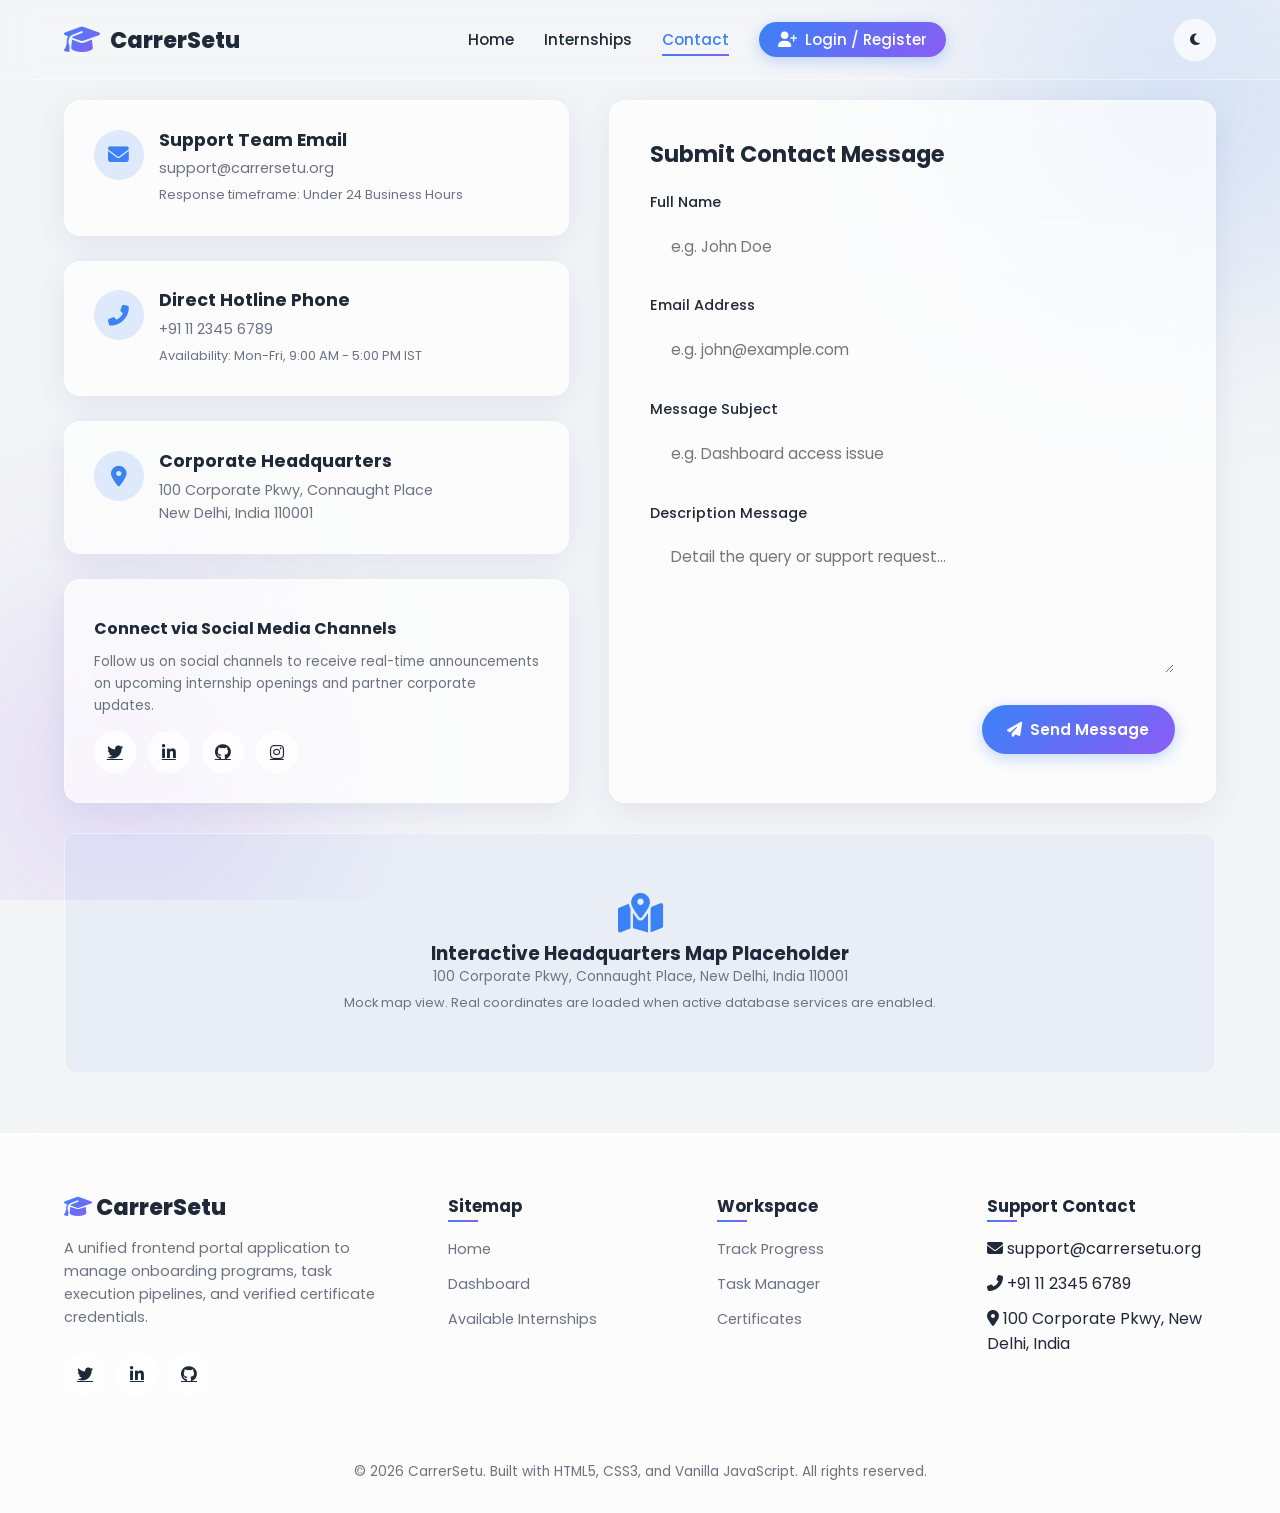
<file: contact.html>
<!DOCTYPE html>
<html lang="en">
<head>
  <meta charset="UTF-8">
  <meta name="viewport" content="width=device-width, initial-scale=1.0">
  <title>Contact Us | CarrerSetu</title>
  <meta name="description" content="Get in touch with support coordinates or search geographic headquarters maps.">
  <!-- Stylesheets -->
  <link rel="stylesheet" href="css/style.css">
  <link rel="stylesheet" href="css/responsive.css">
  <!-- Font Awesome CDN -->
  <link rel="stylesheet" href="https://cdnjs.cloudflare.com/ajax/libs/font-awesome/6.4.0/css/all.min.css">
</head>
<body>

  <!-- Loading Screen -->
  <div id="loader">
    <div class="spinner"></div>
    <div class="loader-text">Loading Contacts...</div>
  </div>

  <!-- Dynamic Background Orbs -->
  <div class="bg-orbs">
    <div class="orb orb-1"></div>
    <div class="orb orb-2"></div>
  </div>

  <!-- Sticky Navbar -->
  <nav class="navbar">
    <div class="nav-container">
      <a href="index.html" class="logo">
        <i class="fas fa-graduation-cap"></i>
        <span>CarrerSetu</span>
      </a>
      <ul class="nav-links">
        <li><a href="index.html">Home</a></li>
        <li><a href="dashboard.html">Dashboard</a></li>
        <li><a href="internships.html">Available Internships</a></li>
        <li><a href="progress.html">Progress</a></li>
        <li><a href="certificate.html">Certificate</a></li>
        <li><a href="contact.html" class="active">Contact</a></li>
      </ul>
      <div class="nav-controls">
        <button id="theme-toggle" class="btn-icon" aria-label="Toggle Theme">
          <i class="fas fa-moon"></i>
        </button>
        <div class="menu-toggle" id="mobile-menu-btn" aria-label="Toggle Menu">
          <span></span>
          <span></span>
          <span></span>
        </div>
      </div>
    </div>
  </nav>

  <!-- Main Container -->
  <main>
    <div class="contact-layout">
      
      <!-- Left Column (Contact Cards) -->
      <div class="contact-info-cards">
        <!-- Email Card -->
        <div class="glass-panel contact-card">
          <div class="contact-card-icon"><i class="fas fa-envelope"></i></div>
          <div class="contact-card-info">
            <h3>Support Team Email</h3>
            <p>support@carrersetu.org</p>
            <p style="font-size: 0.8rem; color: var(--text-muted); margin-top: 5px;">Response timeframe: Under 24 Business Hours</p>
          </div>
        </div>

        <!-- Phone Card -->
        <div class="glass-panel contact-card">
          <div class="contact-card-icon"><i class="fas fa-phone-alt"></i></div>
          <div class="contact-card-info">
            <h3>Direct Hotline Phone</h3>
            <p>+91 11 2345 6789</p>
            <p style="font-size: 0.8rem; color: var(--text-muted); margin-top: 5px;">Availability: Mon-Fri, 9:00 AM - 5:00 PM IST</p>
          </div>
        </div>

        <!-- Address Card -->
        <div class="glass-panel contact-card">
          <div class="contact-card-icon"><i class="fas fa-map-marker-alt"></i></div>
          <div class="contact-card-info">
            <h3>Corporate Headquarters</h3>
            <p>100 Corporate Pkwy, Connaught Place</p>
            <p>New Delhi, India 110001</p>
          </div>
        </div>

        <!-- Social Media Shortcuts Panel -->
        <div class="glass-panel contact-card" style="flex-direction: column; gap: 15px;">
          <div class="contact-socials-wrapper">
            <h4>Connect via Social Media Channels</h4>
            <p style="font-size: 0.85rem; margin-bottom: 15px;">Follow us on social channels to receive real-time announcements on upcoming internship openings and partner corporate updates.</p>
            <div class="social-icons-row">
              <a href="#" class="btn-icon" aria-label="Twitter"><i class="fab fa-twitter"></i></a>
              <a href="#" class="btn-icon" aria-label="LinkedIn"><i class="fab fa-linkedin-in"></i></a>
              <a href="#" class="btn-icon" aria-label="Github"><i class="fab fa-github"></i></a>
              <a href="#" class="btn-icon" aria-label="Instagram"><i class="fab fa-instagram"></i></a>
            </div>
          </div>
        </div>
      </div>

      <!-- Right Column (Modern Contact Form) -->
      <div class="glass-panel contact-form-panel">
        <h3>Submit Contact Message</h3>
        <form id="contact-form" novalidate>
          <div class="form-group">
            <label for="contact-name" class="form-label">Full Name</label>
            <input type="text" id="contact-name" class="form-control" placeholder="e.g. John Doe">
            <div class="error-msg"></div>
          </div>

          <div class="form-group">
            <label for="contact-email" class="form-label">Email Address</label>
            <input type="email" id="contact-email" class="form-control" placeholder="e.g. john@example.com">
            <div class="error-msg"></div>
          </div>

          <div class="form-group">
            <label for="contact-subject" class="form-label">Message Subject</label>
            <input type="text" id="contact-subject" class="form-control" placeholder="e.g. Dashboard access issue">
            <div class="error-msg"></div>
          </div>

          <div class="form-group">
            <label for="contact-message" class="form-label">Description Message</label>
            <textarea id="contact-message" class="form-control" rows="5" placeholder="Detail the query or support request..."></textarea>
            <div class="error-msg"></div>
          </div>

          <div style="text-align: right;">
            <button type="submit" class="btn btn-primary"><i class="fas fa-paper-plane"></i> Send Message</button>
          </div>
        </form>
      </div>

    </div>

    <!-- Below Map Panel -->
    <div class="map-placeholder-container">
      <div class="map-frame-mock">
        <i class="fas fa-map-marked-alt"></i>
        <h3>Interactive Headquarters Map Placeholder</h3>
        <p>100 Corporate Pkwy, Connaught Place, New Delhi, India 110001</p>
        <p style="font-size: 0.8rem; color: var(--text-muted); margin-top: 5px;">Mock map view. Real coordinates are loaded when active database services are enabled.</p>
      </div>
    </div>
  </main>

  <!-- Sticky Back to Top -->
  <button id="back-to-top" class="back-to-top" aria-label="Scroll to top">
    <i class="fas fa-chevron-up"></i>
  </button>

  <!-- Responsive Footer -->
  <footer class="footer">
    <div class="footer-container">
      <div class="footer-brand">
        <h3><i class="fas fa-graduation-cap"></i> CarrerSetu</h3>
        <p>A unified frontend portal application to manage onboarding programs, task execution pipelines, and verified certificate credentials.</p>
        <div class="footer-social-row">
          <a href="#" class="btn-icon" aria-label="Twitter"><i class="fab fa-twitter"></i></a>
          <a href="#" class="btn-icon" aria-label="LinkedIn"><i class="fab fa-linkedin-in"></i></a>
          <a href="#" class="btn-icon" aria-label="Github"><i class="fab fa-github"></i></a>
        </div>
      </div>
      <div class="footer-links-col">
        <h4>Sitemap</h4>
        <ul>
          <li><a href="index.html">Home</a></li>
          <li><a href="dashboard.html">Dashboard</a></li>
          <li><a href="internships.html">Available Internships</a></li>
        </ul>
      </div>
      <div class="footer-links-col">
        <h4>Workspace</h4>
        <ul>
          <li><a href="progress.html">Track Progress</a></li>
          <li><a href="tasks.html">Task Manager</a></li>
          <li><a href="certificate.html">Certificates</a></li>
        </ul>
      </div>
      <div class="footer-links-col">
        <h4>Support Contact</h4>
        <ul>
          <li><i class="fas fa-envelope"></i> support@carrersetu.org</li>
          <li><i class="fas fa-phone-alt"></i> +91 11 2345 6789</li>
          <li><i class="fas fa-map-marker-alt"></i> 100 Corporate Pkwy, New Delhi, India</li>
        </ul>
      </div>
    </div>
    <div class="footer-bottom">
      <p>&copy; 2026 CarrerSetu. Built with HTML5, CSS3, and Vanilla JavaScript. All rights reserved.</p>
    </div>
  </footer>

  <!-- Scripts -->
  <script src="js/script.js"></script>
</body>
</html>
</file>
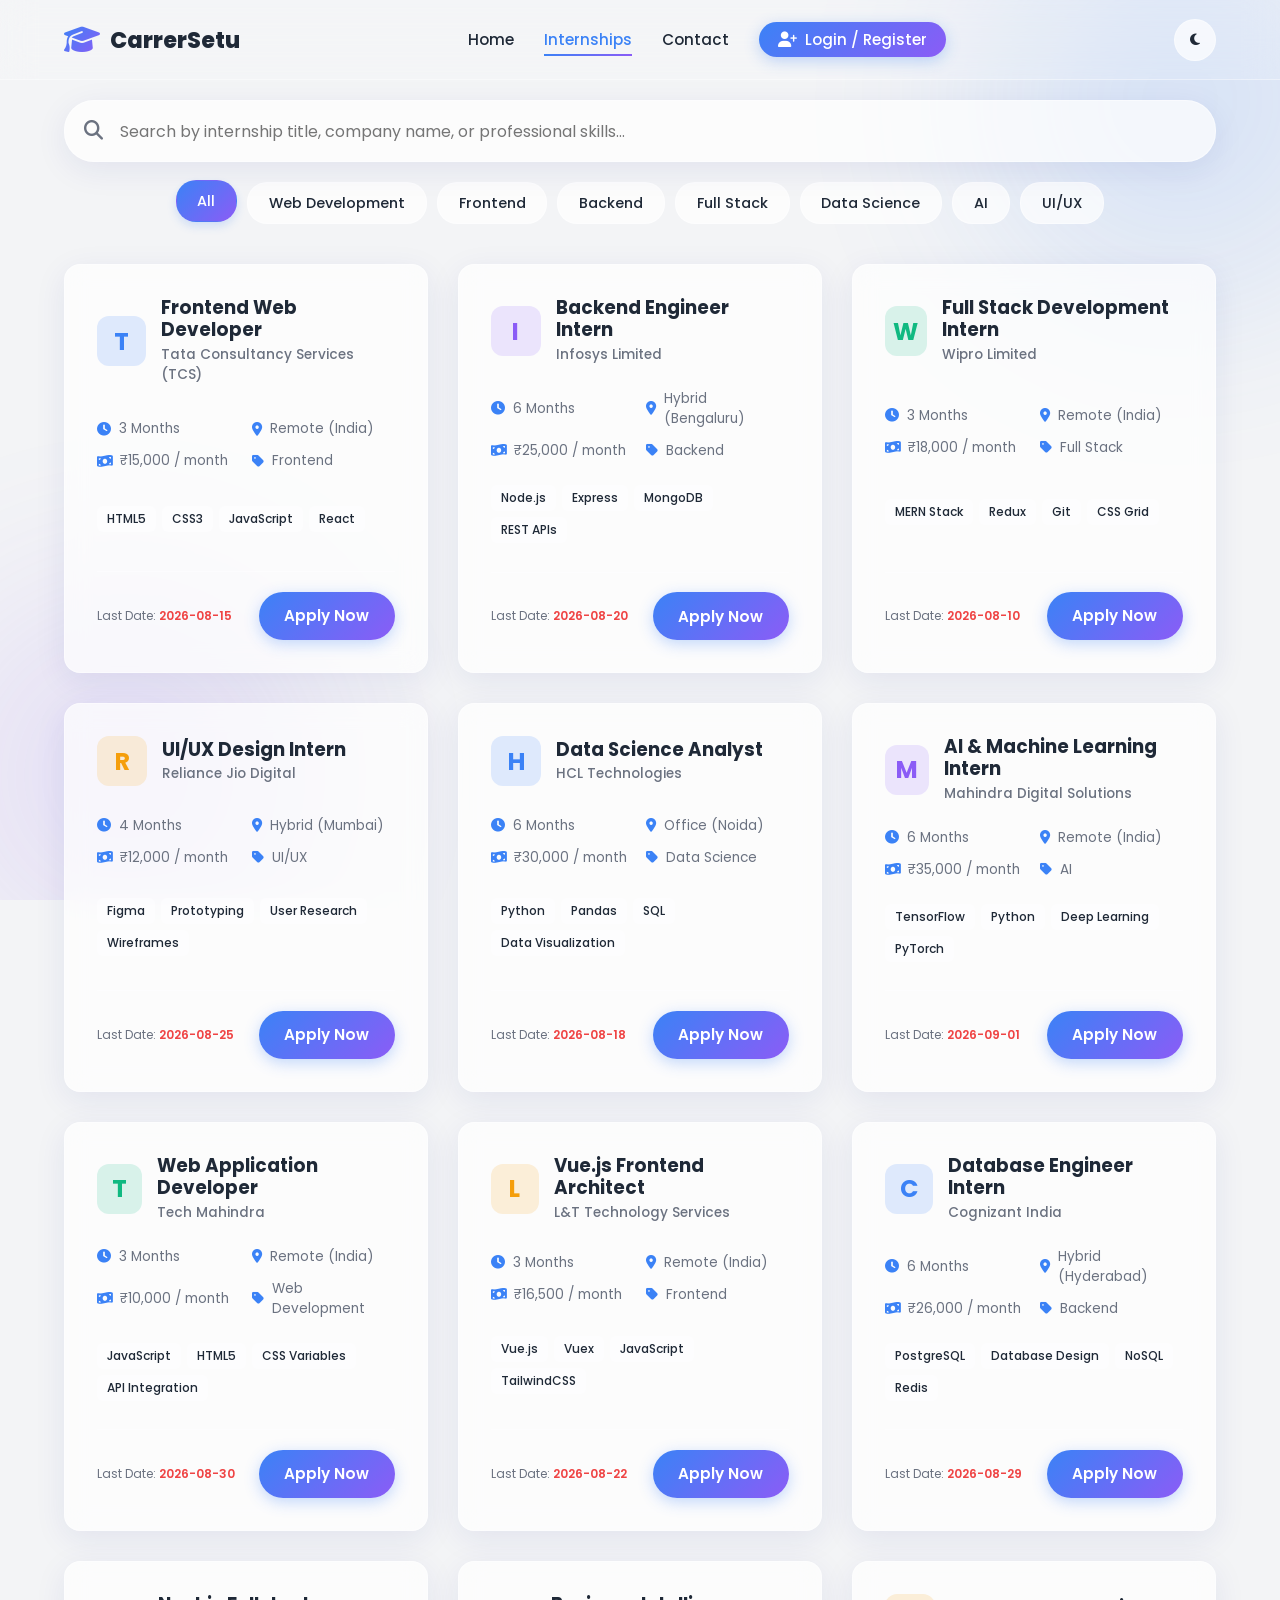
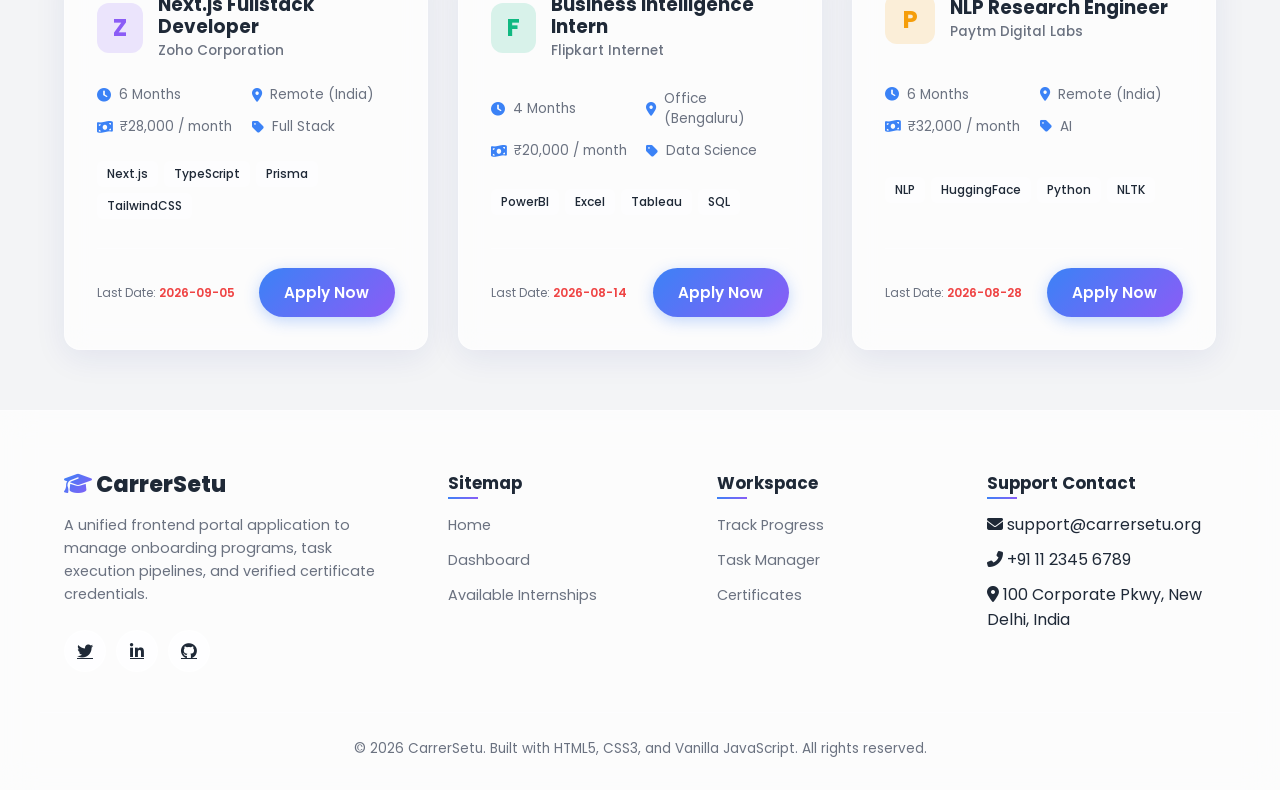
<file: internships.html>
<!DOCTYPE html>
<html lang="en">
<head>
  <meta charset="UTF-8">
  <meta name="viewport" content="width=device-width, initial-scale=1.0">
  <title>Available Internships | CarrerSetu</title>
  <meta name="description" content="Explore open roles in web development, backend engineering, UI/UX design, data science and AI. Apply instantly.">
  <!-- Stylesheets -->
  <link rel="stylesheet" href="css/style.css">
  <link rel="stylesheet" href="css/responsive.css">
  <!-- Font Awesome CDN -->
  <link rel="stylesheet" href="https://cdnjs.cloudflare.com/ajax/libs/font-awesome/6.4.0/css/all.min.css">
</head>
<body>

  <!-- Loading Screen -->
  <div id="loader">
    <div class="spinner"></div>
    <div class="loader-text">Loading Openings...</div>
  </div>

  <!-- Dynamic Background Orbs -->
  <div class="bg-orbs">
    <div class="orb orb-1"></div>
    <div class="orb orb-2"></div>
  </div>

  <!-- Sticky Navbar -->
  <nav class="navbar">
    <div class="nav-container">
      <a href="index.html" class="logo">
        <i class="fas fa-graduation-cap"></i>
        <span>CarrerSetu</span>
      </a>
      <ul class="nav-links">
        <li><a href="index.html">Home</a></li>
        <li><a href="dashboard.html">Dashboard</a></li>
        <li><a href="internships.html" class="active">Internships</a></li>
        <li><a href="progress.html">Progress</a></li>
        <li><a href="certificate.html">Certificate</a></li>
        <li><a href="contact.html">Contact</a></li>
      </ul>
      <div class="nav-controls">
        <button id="theme-toggle" class="btn-icon" aria-label="Toggle Theme">
          <i class="fas fa-moon"></i>
        </button>
        <div class="menu-toggle" id="mobile-menu-btn" aria-label="Toggle Menu">
          <span></span>
          <span></span>
          <span></span>
        </div>
      </div>
    </div>
  </nav>

  <!-- Main Container -->
  <main>
    <!-- Search and Categories Section -->
    <section class="search-filter-section">
      <div class="search-wrapper">
        <i class="fas fa-search"></i>
        <input type="text" id="search-internship" class="search-input" placeholder="Search by internship title, company name, or professional skills...">
      </div>
      
      <!-- Category filters populated dynamically by JS -->
      <div class="filter-container" id="filters-container">
        <!-- Filter buttons will be rendered here -->
      </div>
    </section>

    <!-- Listings Cards Grid -->
    <section>
      <div class="internships-grid" id="internships-list">
        <!-- Internship cards will be rendered here dynamically -->
      </div>
    </section>

    <!-- Overlay Confirmation Modal -->
    <div class="modal-overlay" id="apply-modal">
      <div class="glass-panel modal-container">
        <button class="modal-close" aria-label="Close Modal"><i class="fas fa-times"></i></button>
        <div class="modal-icon"><i class="fas fa-check-circle"></i></div>
        <h3 class="modal-title">Confirm Application</h3>
        <p class="modal-desc">Are you sure you want to submit your application for the <span id="modal-intern-title" style="font-weight: 600; color: var(--primary);">Role Title</span> position at <span id="modal-company-name" style="font-weight: 600; color: var(--text-color);">Company</span>? Your registered student profile credentials will be shared with the recruiting coordinators.</p>
        <div class="modal-buttons">
          <button class="btn btn-secondary" id="cancel-apply-btn">Cancel</button>
          <button class="btn btn-primary" id="confirm-apply-btn">Confirm & Apply</button>
        </div>
      </div>
    </div>
  </main>

  <!-- Sticky Back to Top -->
  <button id="back-to-top" class="back-to-top" aria-label="Scroll to top">
    <i class="fas fa-chevron-up"></i>
  </button>

  <!-- Responsive Footer -->
  <footer class="footer">
    <div class="footer-container">
      <div class="footer-brand">
        <h3><i class="fas fa-graduation-cap"></i> CarrerSetu</h3>
        <p>A unified frontend portal application to manage onboarding programs, task execution pipelines, and verified certificate credentials.</p>
        <div class="footer-social-row">
          <a href="#" class="btn-icon" aria-label="Twitter"><i class="fab fa-twitter"></i></a>
          <a href="#" class="btn-icon" aria-label="LinkedIn"><i class="fab fa-linkedin-in"></i></a>
          <a href="#" class="btn-icon" aria-label="Github"><i class="fab fa-github"></i></a>
        </div>
      </div>
      <div class="footer-links-col">
        <h4>Sitemap</h4>
        <ul>
          <li><a href="index.html">Home</a></li>
          <li><a href="dashboard.html">Dashboard</a></li>
          <li><a href="internships.html">Available Internships</a></li>
        </ul>
      </div>
      <div class="footer-links-col">
        <h4>Workspace</h4>
        <ul>
          <li><a href="progress.html">Track Progress</a></li>
          <li><a href="tasks.html">Task Manager</a></li>
          <li><a href="certificate.html">Certificates</a></li>
        </ul>
      </div>
      <div class="footer-links-col">
        <h4>Support Contact</h4>
        <ul>
          <li><i class="fas fa-envelope"></i> support@carrersetu.org</li>
          <li><i class="fas fa-phone-alt"></i> +91 11 2345 6789</li>
          <li><i class="fas fa-map-marker-alt"></i> 100 Corporate Pkwy, New Delhi, India</li>
        </ul>
      </div>
    </div>
    <div class="footer-bottom">
      <p>&copy; 2026 CarrerSetu. Built with HTML5, CSS3, and Vanilla JavaScript. All rights reserved.</p>
    </div>
  </footer>

  <!-- Scripts -->
  <script src="js/script.js"></script>
</body>
</html>
</file>
<file: css/style.css>
/* 
========================================================================
   CARRERSETU - CORE STYLESHEET
   Aesthetics: Modern, Glassmorphic, Blue-Purple Gradient Theme
========================================================================
*/

@import url('https://fonts.googleapis.com/css2?family=Poppins:wght@300;400;500;600;700;800&display=swap');

/* --- THEME VARIABLES --- */
:root {
  --primary: #3b82f6;
  --primary-glow: rgba(59, 130, 246, 0.15);
  --secondary: #8b5cf6;
  --secondary-glow: rgba(139, 92, 246, 0.15);
  --gradient: linear-gradient(135deg, var(--primary), var(--secondary));
  --gradient-hover: linear-gradient(135deg, #2563eb, #7c3aed);
  --bg-color: #f3f4f6;
  --panel-bg: rgba(255, 255, 255, 0.7);
  --panel-border: rgba(255, 255, 255, 0.4);
  --text-color: #1f2937;
  --text-muted: #6b7280;
  --card-shadow: 0 8px 32px 0 rgba(31, 38, 135, 0.08);
  --hover-shadow: 0 12px 40px 0 rgba(31, 38, 135, 0.15);
  --success: #10b981;
  --success-glow: rgba(16, 185, 129, 0.15);
  --warning: #f59e0b;
  --warning-glow: rgba(245, 158, 11, 0.15);
  --danger: #ef4444;
  --danger-glow: rgba(239, 68, 68, 0.15);
  --info: #06b6d4;
  
  --font-sans: 'Poppins', sans-serif;
  --navbar-height: 80px;
  --border-radius: 16px;
  --transition: all 0.3s cubic-bezier(0.4, 0, 0.2, 1);
}

/* --- DARK MODE OVERRIDES --- */
[data-theme="dark"] {
  --bg-color: #0b0f19;
  --panel-bg: rgba(17, 24, 39, 0.6);
  --panel-border: rgba(255, 255, 255, 0.08);
  --text-color: #f3f4f6;
  --text-muted: #9ca3af;
  --card-shadow: 0 8px 32px 0 rgba(0, 0, 0, 0.4);
  --hover-shadow: 0 12px 40px 0 rgba(0, 0, 0, 0.6);
  --primary-glow: rgba(59, 130, 246, 0.3);
  --secondary-glow: rgba(139, 92, 246, 0.3);
}

/* --- CORE RESET --- */
* {
  margin: 0;
  padding: 0;
  box-sizing: border-box;
}

html {
  scroll-behavior: smooth;
  font-size: 16px;
}

body {
  font-family: var(--font-sans);
  background-color: var(--bg-color);
  color: var(--text-color);
  min-height: 100vh;
  display: flex;
  flex-direction: column;
  overflow-x: hidden;
  transition: background-color 0.5s ease, color 0.5s ease;
}

/* --- CUSTOM SCROLLBAR --- */
::-webkit-scrollbar {
  width: 10px;
}
::-webkit-scrollbar-track {
  background: var(--bg-color);
}
::-webkit-scrollbar-thumb {
  background: linear-gradient(to bottom, var(--primary), var(--secondary));
  border-radius: 10px;
}
::-webkit-scrollbar-thumb:hover {
  background: var(--primary);
}

/* --- DYNAMIC BACKGROUND ORBS --- */
.bg-orbs {
  position: fixed;
  top: 0;
  left: 0;
  width: 100vw;
  height: 100vh;
  z-index: -1;
  overflow: hidden;
  pointer-events: none;
}
.orb {
  position: absolute;
  border-radius: 50%;
  filter: blur(100px);
  opacity: 0.15;
  transition: background-color 0.5s ease;
}
[data-theme="dark"] .orb {
  opacity: 0.25;
}
.orb-1 {
  width: 400px;
  height: 400px;
  background-color: var(--primary);
  top: -100px;
  right: -100px;
  animation: floatOrb 15s ease-in-out infinite alternate;
}
.orb-2 {
  width: 350px;
  height: 350px;
  background-color: var(--secondary);
  bottom: -50px;
  left: -50px;
  animation: floatOrb 12s ease-in-out infinite alternate-reverse;
}

@keyframes floatOrb {
  0% { transform: translate(0, 0) scale(1); }
  100% { transform: translate(30px, 40px) scale(1.1); }
}

/* --- LOADING SCREEN --- */
#loader {
  position: fixed;
  top: 0;
  left: 0;
  width: 100%;
  height: 100%;
  background-color: var(--bg-color);
  z-index: 9999;
  display: flex;
  flex-direction: column;
  justify-content: center;
  align-items: center;
  transition: opacity 0.5s ease, visibility 0.5s ease;
}
#loader.hidden {
  opacity: 0;
  visibility: hidden;
}
.spinner {
  width: 60px;
  height: 60px;
  border: 5px solid rgba(59, 130, 246, 0.1);
  border-left-color: var(--primary);
  border-right-color: var(--secondary);
  border-radius: 50%;
  animation: spin 1s linear infinite;
  margin-bottom: 20px;
}
.loader-text {
  font-weight: 600;
  font-size: 1.2rem;
  background: var(--gradient);
  -webkit-background-clip: text;
  -webkit-text-fill-color: transparent;
  animation: pulse 1.5s infinite alternate;
}

@keyframes spin {
  to { transform: rotate(360deg); }
}
@keyframes pulse {
  from { opacity: 0.6; }
  to { opacity: 1; }
}

/* --- TYPOGRAPHY & GRADIENT TEXT --- */
.gradient-text {
  background: var(--gradient);
  -webkit-background-clip: text;
  -webkit-text-fill-color: transparent;
  font-weight: 800;
}
h1, h2, h3, h4, h5, h6 {
  font-weight: 700;
  line-height: 1.2;
}

p {
  color: var(--text-muted);
  line-height: 1.6;
}

/* --- GLASS CONTAINER GLASSMORPHISM --- */
.glass-panel {
  background: var(--panel-bg);
  backdrop-filter: blur(12px);
  -webkit-backdrop-filter: blur(12px);
  border: 1px solid var(--panel-border);
  border-radius: var(--border-radius);
  box-shadow: var(--card-shadow);
  transition: var(--transition);
}
.glass-panel:hover {
  box-shadow: var(--hover-shadow);
}

/* --- BUTTONS --- */
.btn {
  display: inline-flex;
  align-items: center;
  justify-content: center;
  padding: 0.8rem 1.6rem;
  font-family: var(--font-sans);
  font-size: 0.95rem;
  font-weight: 600;
  border-radius: 30px;
  cursor: pointer;
  transition: var(--transition);
  border: none;
  gap: 8px;
  text-decoration: none;
  color: inherit;
}
.btn-primary {
  background: var(--gradient);
  color: white;
  box-shadow: 0 4px 15px rgba(59, 130, 246, 0.3);
}
.btn-primary:hover {
  background: var(--gradient-hover);
  transform: translateY(-3px);
  box-shadow: 0 6px 20px rgba(59, 130, 246, 0.4);
}
.btn-secondary {
  background: transparent;
  color: var(--text-color);
  border: 2px solid var(--panel-border);
  backdrop-filter: blur(5px);
}
.btn-secondary:hover {
  background: var(--panel-border);
  transform: translateY(-3px);
}
.btn-icon {
  width: 42px;
  height: 42px;
  padding: 0;
  border-radius: 50%;
  display: flex;
  align-items: center;
  justify-content: center;
  background: var(--panel-bg);
  border: 1px solid var(--panel-border);
  color: var(--text-color);
  cursor: pointer;
  transition: var(--transition);
}
.btn-icon:hover {
  background: var(--gradient);
  color: white;
  border-color: transparent;
  transform: scale(1.1) rotate(15deg);
}

/* --- STICKY NAVIGATION BAR --- */
.navbar {
  height: var(--navbar-height);
  width: 100%;
  position: fixed;
  top: 0;
  left: 0;
  z-index: 1000;
  background: rgba(255, 255, 255, 0.1);
  backdrop-filter: blur(16px);
  -webkit-backdrop-filter: blur(16px);
  border-bottom: 1px solid var(--panel-border);
  transition: var(--transition);
}
.navbar.scrolled {
  background: var(--panel-bg);
  height: 70px;
  box-shadow: var(--card-shadow);
}
.nav-container {
  max-width: 1200px;
  height: 100%;
  margin: 0 auto;
  padding: 0 24px;
  display: flex;
  justify-content: space-between;
  align-items: center;
}
.logo {
  display: flex;
  align-items: center;
  gap: 10px;
  text-decoration: none;
  font-size: 1.4rem;
  font-weight: 800;
  color: var(--text-color);
}
.logo i {
  font-size: 1.8rem;
  background: var(--gradient);
  -webkit-background-clip: text;
  -webkit-text-fill-color: transparent;
}
.nav-links {
  display: flex;
  align-items: center;
  list-style: none;
  gap: 30px;
}
.nav-links a {
  text-decoration: none;
  color: var(--text-color);
  font-weight: 500;
  font-size: 0.95rem;
  position: relative;
  transition: var(--transition);
  padding: 6px 0;
}
.nav-links a:hover,
.nav-links a.active {
  color: var(--primary);
}
.nav-links a::after {
  content: '';
  position: absolute;
  bottom: 0;
  left: 0;
  width: 0;
  height: 2px;
  background: var(--gradient);
  transition: var(--transition);
}
.nav-links a:hover::after,
.nav-links a.active::after {
  width: 100%;
}
.nav-controls {
  display: flex;
  align-items: center;
  gap: 15px;
}
.menu-toggle {
  display: none;
  flex-direction: column;
  gap: 6px;
  cursor: pointer;
  z-index: 1001;
}
.menu-toggle span {
  display: block;
  width: 28px;
  height: 3px;
  background-color: var(--text-color);
  border-radius: 3px;
  transition: var(--transition);
}
.menu-toggle.active span:nth-child(1) {
  transform: translateY(9px) rotate(45deg);
}
.menu-toggle.active span:nth-child(2) {
  opacity: 0;
}
.menu-toggle.active span:nth-child(3) {
  transform: translateY(-9px) rotate(-45deg);
}

/* --- MAIN CONTENT & WRAPPERS --- */
main {
  flex: 1;
  padding-top: calc(var(--navbar-height) + 20px);
  max-width: 1200px;
  width: 100%;
  margin: 0 auto;
  padding-left: 24px;
  padding-right: 24px;
  padding-bottom: 60px;
  position: relative;
}

/* --- TOAST NOTIFICATIONS --- */
#toast-container {
  position: fixed;
  bottom: 30px;
  right: 30px;
  z-index: 9999;
  display: flex;
  flex-direction: column;
  gap: 10px;
}
.toast {
  min-width: 300px;
  padding: 1rem 1.5rem;
  border-radius: 12px;
  background: var(--panel-bg);
  backdrop-filter: blur(16px);
  -webkit-backdrop-filter: blur(16px);
  border: 1px solid var(--panel-border);
  box-shadow: var(--card-shadow);
  display: flex;
  align-items: center;
  gap: 12px;
  transform: translateX(120%);
  animation: slideInToast 0.3s cubic-bezier(0.175, 0.885, 0.32, 1.275) forwards;
  transition: var(--transition);
}
.toast.fadeOut {
  animation: slideOutToast 0.5s forwards;
}
.toast-icon {
  font-size: 1.3rem;
}
.toast-content {
  flex: 1;
}
.toast-title {
  font-weight: 600;
  font-size: 0.95rem;
}
.toast-message {
  font-size: 0.85rem;
  color: var(--text-muted);
}
.toast-success { border-left: 4px solid var(--success); }
.toast-success .toast-icon { color: var(--success); }
.toast-error { border-left: 4px solid var(--danger); }
.toast-error .toast-icon { color: var(--danger); }
.toast-warning { border-left: 4px solid var(--warning); }
.toast-warning .toast-icon { color: var(--warning); }
.toast-info { border-left: 4px solid var(--info); }
.toast-info .toast-icon { color: var(--info); }

@keyframes slideInToast {
  to { transform: translateX(0); }
}
@keyframes slideOutToast {
  to { transform: translateX(120%); opacity: 0; }
}

/* --- MODAL DIALOGS --- */
.modal-overlay {
  position: fixed;
  top: 0;
  left: 0;
  width: 100vw;
  height: 100vh;
  background: rgba(0, 0, 0, 0.4);
  backdrop-filter: blur(8px);
  -webkit-backdrop-filter: blur(8px);
  z-index: 2000;
  display: flex;
  justify-content: center;
  align-items: center;
  opacity: 0;
  visibility: hidden;
  transition: var(--transition);
}
.modal-overlay.active {
  opacity: 1;
  visibility: visible;
}
.modal-container {
  width: 90%;
  max-width: 500px;
  transform: scale(0.85);
  transition: var(--transition);
  padding: 2.5rem;
  position: relative;
  text-align: center;
}
.modal-overlay.active .modal-container {
  transform: scale(1);
}
.modal-close {
  position: absolute;
  top: 15px;
  right: 15px;
  background: transparent;
  border: none;
  font-size: 1.5rem;
  color: var(--text-muted);
  cursor: pointer;
  transition: var(--transition);
}
.modal-close:hover {
  color: var(--danger);
  transform: rotate(90deg);
}
.modal-icon {
  font-size: 3.5rem;
  margin-bottom: 1.5rem;
  display: inline-block;
  background: var(--gradient);
  -webkit-background-clip: text;
  -webkit-text-fill-color: transparent;
}
.modal-title {
  font-size: 1.8rem;
  margin-bottom: 1rem;
}
.modal-desc {
  color: var(--text-muted);
  margin-bottom: 2rem;
}
.modal-buttons {
  display: flex;
  justify-content: center;
  gap: 15px;
}

/* --- FORMS AND FORM INPUTS --- */
.form-group {
  margin-bottom: 1.5rem;
  text-align: left;
  position: relative;
}
.form-label {
  display: block;
  font-weight: 500;
  font-size: 0.9rem;
  margin-bottom: 0.5rem;
  color: var(--text-color);
}
.form-control {
  width: 100%;
  padding: 0.8rem 1.2rem;
  font-family: var(--font-sans);
  background: rgba(255, 255, 255, 0.05);
  border: 1px solid var(--panel-border);
  border-radius: 10px;
  color: var(--text-color);
  font-size: 0.95rem;
  transition: var(--transition);
}
.form-control:focus {
  outline: none;
  border-color: var(--primary);
  box-shadow: 0 0 0 3px var(--primary-glow);
  background: rgba(255, 255, 255, 0.1);
}
.form-control-file {
  display: none;
}
.file-upload-box {
  border: 2px dashed var(--panel-border);
  border-radius: 10px;
  padding: 1.5rem;
  text-align: center;
  cursor: pointer;
  transition: var(--transition);
  background: rgba(255, 255, 255, 0.02);
}
.file-upload-box:hover {
  border-color: var(--primary);
  background: rgba(59, 130, 246, 0.05);
}
.file-upload-box i {
  font-size: 2rem;
  color: var(--primary);
  margin-bottom: 0.5rem;
}
.file-preview {
  margin-top: 10px;
  font-size: 0.85rem;
  color: var(--text-muted);
}
.avatar-preview-container {
  display: flex;
  align-items: center;
  gap: 15px;
}
.avatar-preview {
  width: 70px;
  height: 70px;
  border-radius: 50%;
  object-fit: cover;
  border: 2px solid var(--primary);
  background-color: var(--panel-border);
}
.error-msg {
  color: var(--danger);
  font-size: 0.8rem;
  margin-top: 5px;
  display: none;
}

/* ========================================================================
   PAGE SPECIFIC LAYOUTS & STYLES
   ======================================================================== */

/* --- 1. INDEX / HOME PAGE --- */
.hero-section {
  display: grid;
  grid-template-columns: 1.2fr 0.8fr;
  align-items: center;
  gap: 50px;
  padding: 80px 0;
  position: relative;
}
.hero-content h1 {
  font-size: 3.5rem;
  margin-bottom: 1.5rem;
  line-height: 1.15;
}
.hero-content p {
  font-size: 1.15rem;
  margin-bottom: 2.5rem;
  max-width: 580px;
}
.hero-buttons {
  display: flex;
  gap: 20px;
}
.hero-image {
  position: relative;
  display: flex;
  justify-content: center;
  align-items: center;
}
.hero-image img {
  max-width: 100%;
  height: auto;
  border-radius: var(--border-radius);
  box-shadow: var(--card-shadow);
  animation: heroFloat 6s ease-in-out infinite alternate;
}
.hero-image::after {
  content: '';
  position: absolute;
  top: -15px;
  right: -15px;
  bottom: -15px;
  left: -15px;
  border: 2px solid var(--panel-border);
  border-radius: calc(var(--border-radius) + 15px);
  z-index: -1;
  pointer-events: none;
}

@keyframes heroFloat {
  0% { transform: translateY(0); }
  100% { transform: translateY(-15px); }
}

/* Stats Section */
.section-title {
  text-align: center;
  font-size: 2.2rem;
  margin-bottom: 3.5rem;
  position: relative;
}
.section-title::after {
  content: '';
  position: absolute;
  bottom: -12px;
  left: 50%;
  transform: translateX(-50%);
  width: 60px;
  height: 4px;
  background: var(--gradient);
  border-radius: 2px;
}
.stats-grid {
  display: grid;
  grid-template-columns: repeat(4, 1fr);
  gap: 25px;
  margin-bottom: 100px;
}
.stat-card {
  padding: 2.2rem;
  text-align: center;
}
.stat-icon {
  width: 60px;
  height: 60px;
  border-radius: 50%;
  background: var(--primary-glow);
  display: flex;
  align-items: center;
  justify-content: center;
  margin: 0 auto 1.5rem;
  font-size: 1.6rem;
  color: var(--primary);
  transition: var(--transition);
}
.stat-card:hover .stat-icon {
  background: var(--gradient);
  color: white;
  transform: rotateY(360deg);
}
.stat-number {
  font-size: 2.5rem;
  font-weight: 800;
  margin-bottom: 0.5rem;
}
.stat-label {
  font-size: 0.95rem;
  font-weight: 500;
  color: var(--text-muted);
}

/* Features Section */
.features-grid {
  display: grid;
  grid-template-columns: repeat(3, 1fr);
  gap: 30px;
  margin-bottom: 100px;
}
.feature-card {
  padding: 2.5rem;
  position: relative;
  overflow: hidden;
}
.feature-card::before {
  content: '';
  position: absolute;
  top: 0;
  left: 0;
  width: 100%;
  height: 4px;
  background: var(--gradient);
  transform: scaleX(0);
  transform-origin: left;
  transition: var(--transition);
}
.feature-card:hover::before {
  transform: scaleX(1);
}
.feature-icon {
  font-size: 2.2rem;
  background: var(--gradient);
  -webkit-background-clip: text;
  -webkit-text-fill-color: transparent;
  margin-bottom: 1.5rem;
}
.feature-card h3 {
  font-size: 1.3rem;
  margin-bottom: 1rem;
}
.feature-card p {
  font-size: 0.9rem;
}

/* How It Works Section */
.steps-grid {
  display: grid;
  grid-template-columns: repeat(4, 1fr);
  gap: 30px;
  margin-bottom: 100px;
  position: relative;
}
.step-card {
  padding: 2.5rem 2rem;
  text-align: center;
  position: relative;
}
.step-number {
  width: 45px;
  height: 45px;
  border-radius: 50%;
  background: var(--gradient);
  color: white;
  display: flex;
  align-items: center;
  justify-content: center;
  font-weight: 700;
  font-size: 1.2rem;
  position: absolute;
  top: -22px;
  left: 50%;
  transform: translateX(-50%);
  box-shadow: 0 4px 10px rgba(139, 92, 246, 0.3);
}
.step-card h3 {
  font-size: 1.2rem;
  margin-top: 0.5rem;
  margin-bottom: 1rem;
}
.step-card p {
  font-size: 0.85rem;
}

/* Testimonials Section */
.testimonials-grid {
  display: grid;
  grid-template-columns: repeat(3, 1fr);
  gap: 30px;
  margin-bottom: 60px;
}
.testimonial-card {
  padding: 2.5rem;
  display: flex;
  flex-direction: column;
  justify-content: space-between;
}
.testi-text {
  font-style: italic;
  font-size: 0.95rem;
  margin-bottom: 2rem;
  position: relative;
}
.testi-text::before {
  content: '“';
  font-size: 4rem;
  color: var(--primary-glow);
  position: absolute;
  top: -25px;
  left: -15px;
  font-family: serif;
}
.testi-author {
  display: flex;
  align-items: center;
  gap: 15px;
}
.testi-avatar {
  width: 50px;
  height: 50px;
  border-radius: 50%;
  object-fit: cover;
  border: 2px solid var(--secondary);
}
.testi-name {
  font-weight: 600;
  font-size: 0.95rem;
}
.testi-role {
  font-size: 0.8rem;
  color: var(--text-muted);
}

/* --- 2. DASHBOARD PAGE --- */
.dashboard-layout {
  display: grid;
  grid-template-columns: 320px 1fr;
  gap: 30px;
}
.sidebar {
  display: flex;
  flex-direction: column;
  gap: 30px;
}
.dashboard-content {
  display: flex;
  flex-direction: column;
  gap: 30px;
}
.welcome-card {
  padding: 2.5rem;
  background: linear-gradient(135deg, rgba(59, 130, 246, 0.15), rgba(139, 92, 246, 0.15));
  border: 1px solid var(--panel-border);
  border-radius: var(--border-radius);
  position: relative;
  overflow: hidden;
}
.welcome-card h2 {
  font-size: 1.8rem;
  margin-bottom: 0.8rem;
}
.welcome-card p {
  max-width: 600px;
}
.profile-card {
  padding: 2.5rem;
  text-align: center;
}
.profile-img-container {
  position: relative;
  width: 110px;
  height: 110px;
  margin: 0 auto 1.5rem;
}
.profile-avatar {
  width: 110px;
  height: 110px;
  border-radius: 50%;
  object-fit: cover;
  border: 4px solid var(--primary);
  box-shadow: var(--card-shadow);
}
.profile-name {
  font-size: 1.3rem;
  margin-bottom: 0.3rem;
}
.profile-email {
  font-size: 0.85rem;
  color: var(--text-muted);
  margin-bottom: 1.5rem;
}
.profile-details {
  list-style: none;
  text-align: left;
  border-top: 1px solid var(--panel-border);
  padding-top: 1.5rem;
  display: flex;
  flex-direction: column;
  gap: 12px;
}
.profile-details li {
  font-size: 0.9rem;
  display: flex;
  justify-content: space-between;
}
.profile-details span:first-child {
  color: var(--text-muted);
  font-weight: 500;
}
.profile-details span:last-child {
  font-weight: 600;
  text-align: right;
  max-width: 60%;
}
.actions-card {
  padding: 2rem;
}
.actions-card h3 {
  font-size: 1.15rem;
  margin-bottom: 1.2rem;
}
.actions-grid {
  display: flex;
  flex-direction: column;
  gap: 12px;
}
.actions-grid .btn {
  justify-content: flex-start;
  width: 100%;
}

.timeline-card {
  padding: 2.5rem;
}
.timeline-card h3 {
  font-size: 1.3rem;
  margin-bottom: 2rem;
}
.timeline {
  position: relative;
  padding-left: 30px;
}
.timeline::before {
  content: '';
  position: absolute;
  top: 5px;
  left: 7px;
  bottom: 5px;
  width: 2px;
  background-color: var(--panel-border);
}
.timeline-item {
  position: relative;
  margin-bottom: 2rem;
}
.timeline-item:last-child {
  margin-bottom: 0;
}
.timeline-dot {
  position: absolute;
  top: 5px;
  left: -30px;
  width: 16px;
  height: 16px;
  border-radius: 50%;
  background-color: var(--primary);
  border: 3px solid var(--bg-color);
  box-shadow: 0 0 0 3px var(--primary-glow);
}
.timeline-dot.completed {
  background-color: var(--success);
  box-shadow: 0 0 0 3px var(--success-glow);
}
.timeline-dot.warning {
  background-color: var(--warning);
  box-shadow: 0 0 0 3px var(--warning-glow);
}
.timeline-time {
  font-size: 0.8rem;
  color: var(--text-muted);
  font-weight: 500;
  margin-bottom: 0.3rem;
}
.timeline-title {
  font-weight: 600;
  font-size: 0.95rem;
  margin-bottom: 0.3rem;
}
.timeline-desc {
  font-size: 0.85rem;
  color: var(--text-muted);
}

/* --- 3. STUDENT REGISTRATION --- */
.register-container {
  max-width: 800px;
  margin: 40px auto;
  padding: 3rem;
}
.register-container h2 {
  font-size: 2rem;
  text-align: center;
  margin-bottom: 2.5rem;
}
.register-grid {
  display: grid;
  grid-template-columns: 1fr 1fr;
  gap: 20px;
}
.register-full-width {
  grid-column: span 2;
}
.upload-grid {
  display: grid;
  grid-template-columns: 1fr 1fr;
  gap: 20px;
  margin-bottom: 1.5rem;
}

/* --- 4. AVAILABLE INTERNSHIPS --- */
.search-filter-section {
  margin-bottom: 40px;
  display: flex;
  flex-direction: column;
  gap: 20px;
}
.search-wrapper {
  position: relative;
  width: 100%;
}
.search-wrapper i {
  position: absolute;
  left: 20px;
  top: 50%;
  transform: translateY(-50%);
  color: var(--text-muted);
  font-size: 1.2rem;
}
.search-input {
  width: 100%;
  padding: 1.1rem 1.1rem 1.1rem 55px;
  border-radius: 30px;
  background: var(--panel-bg);
  border: 1px solid var(--panel-border);
  color: var(--text-color);
  font-family: var(--font-sans);
  font-size: 1rem;
  transition: var(--transition);
  box-shadow: var(--card-shadow);
}
.search-input:focus {
  outline: none;
  border-color: var(--primary);
  box-shadow: 0 0 0 4px var(--primary-glow);
}
.filter-container {
  display: flex;
  flex-wrap: wrap;
  gap: 10px;
  justify-content: center;
}
.filter-btn {
  padding: 0.6rem 1.3rem;
  border-radius: 20px;
  background: var(--panel-bg);
  border: 1px solid var(--panel-border);
  color: var(--text-color);
  font-family: var(--font-sans);
  font-size: 0.9rem;
  font-weight: 500;
  cursor: pointer;
  transition: var(--transition);
}
.filter-btn:hover,
.filter-btn.active {
  background: var(--gradient);
  color: white;
  border-color: transparent;
  transform: translateY(-2px);
  box-shadow: 0 4px 10px rgba(59, 130, 246, 0.2);
}
.internships-grid {
  display: grid;
  grid-template-columns: repeat(3, 1fr);
  gap: 30px;
}
.internship-card {
  padding: 2rem;
  display: flex;
  flex-direction: column;
  justify-content: space-between;
  position: relative;
}
.intern-header {
  display: flex;
  align-items: center;
  gap: 15px;
  margin-bottom: 1.5rem;
}
.logo-placeholder {
  width: 50px;
  height: 50px;
  border-radius: 12px;
  background: var(--primary-glow);
  display: flex;
  align-items: center;
  justify-content: center;
  font-size: 1.5rem;
  color: var(--primary);
  font-weight: 700;
}
.logo-placeholder.c2 { background-color: rgba(139, 92, 246, 0.15); color: var(--secondary); }
.logo-placeholder.c3 { background-color: rgba(16, 185, 129, 0.15); color: var(--success); }
.logo-placeholder.c4 { background-color: rgba(245, 158, 11, 0.15); color: var(--warning); }
.intern-meta {
  flex-grow: 1;
}
.intern-title {
  font-size: 1.15rem;
  margin-bottom: 0.2rem;
}
.intern-company {
  font-size: 0.85rem;
  color: var(--text-muted);
  font-weight: 500;
}
.intern-info {
  display: grid;
  grid-template-columns: 1fr 1fr;
  gap: 12px;
  margin-bottom: 1.5rem;
  font-size: 0.85rem;
}
.intern-info-item {
  display: flex;
  align-items: center;
  gap: 8px;
  color: var(--text-muted);
}
.intern-info-item i {
  color: var(--primary);
}
.intern-skills {
  display: flex;
  flex-wrap: wrap;
  gap: 6px;
  margin-bottom: 1.8rem;
}
.skill-tag {
  font-size: 0.75rem;
  padding: 4px 10px;
  background: var(--panel-border);
  border-radius: 6px;
  font-weight: 500;
  color: var(--text-color);
}
.intern-footer {
  display: flex;
  justify-content: space-between;
  align-items: center;
  border-top: 1px solid var(--panel-border);
  padding-top: 1.2rem;
}
.intern-date {
  font-size: 0.75rem;
  color: var(--text-muted);
}
.intern-date span {
  font-weight: 600;
  color: var(--danger);
}
.intern-no-results {
  grid-column: span 3;
  text-align: center;
  padding: 4rem;
  font-size: 1.2rem;
}

/* --- 5. PROGRESS PAGE --- */
.progress-layout {
  display: grid;
  grid-template-columns: 1fr 1fr;
  gap: 40px;
}
.progress-dashboard-card {
  padding: 2.5rem;
  display: flex;
  flex-direction: column;
  align-items: center;
  text-align: center;
}
.circular-progress-container {
  position: relative;
  width: 220px;
  height: 220px;
  margin-bottom: 2rem;
}
.circular-progress {
  transform: rotate(-90deg);
  width: 220px;
  height: 220px;
}
.circular-progress circle {
  fill: none;
  stroke-width: 14;
}
.circular-progress .bg-circle {
  stroke: var(--panel-border);
}
.circular-progress .fg-circle {
  stroke: url(#progress-gradient);
  stroke-linecap: round;
  stroke-dasharray: 628;
  stroke-dashoffset: 628;
  transition: stroke-dashoffset 1.5s cubic-bezier(0.4, 0, 0.2, 1);
}
.progress-percentage {
  position: absolute;
  top: 50%;
  left: 50%;
  transform: translate(-50%, -50%);
  font-size: 2.5rem;
  font-weight: 800;
}
.linear-progress-list {
  width: 100%;
  display: flex;
  flex-direction: column;
  gap: 20px;
}
.linear-progress-item {
  width: 100%;
}
.linear-header {
  display: flex;
  justify-content: space-between;
  font-size: 0.9rem;
  font-weight: 500;
  margin-bottom: 0.5rem;
}
.linear-track {
  width: 100%;
  height: 10px;
  background-color: var(--panel-border);
  border-radius: 5px;
  overflow: hidden;
}
.linear-fill {
  height: 100%;
  border-radius: 5px;
  background: var(--gradient);
  width: 0%;
  transition: width 1.5s cubic-bezier(0.4, 0, 0.2, 1);
}

.milestones-card {
  padding: 2.5rem;
}
.milestones-card h3 {
  font-size: 1.3rem;
  margin-bottom: 2rem;
}
.milestone-list {
  display: flex;
  flex-direction: column;
  gap: 20px;
}
.milestone-item {
  display: flex;
  align-items: center;
  gap: 15px;
}
.milestone-status {
  width: 32px;
  height: 32px;
  border-radius: 50%;
  background: var(--panel-border);
  color: var(--text-muted);
  display: flex;
  align-items: center;
  justify-content: center;
  font-size: 0.95rem;
  flex-shrink: 0;
  transition: var(--transition);
}
.milestone-item.checked .milestone-status {
  background: var(--success);
  color: white;
  box-shadow: 0 4px 10px rgba(16, 185, 129, 0.3);
}
.milestone-item.current .milestone-status {
  background: var(--primary);
  color: white;
  box-shadow: 0 4px 10px rgba(59, 130, 246, 0.3);
  animation: pulseGlow 1.5s infinite alternate;
}
.milestone-content {
  flex-grow: 1;
}
.milestone-title {
  font-weight: 600;
  font-size: 0.95rem;
}
.milestone-desc {
  font-size: 0.8rem;
  color: var(--text-muted);
}

@keyframes pulseGlow {
  from { transform: scale(1); }
  to { transform: scale(1.08); box-shadow: 0 4px 15px rgba(59, 130, 246, 0.5); }
}

/* --- 6. DAILY TASK TRACKER --- */
.tasks-layout {
  display: grid;
  grid-template-columns: 350px 1fr;
  gap: 30px;
}
.tasks-form-card {
  padding: 2rem;
  height: fit-content;
}
.tasks-form-card h3 {
  font-size: 1.2rem;
  margin-bottom: 1.5rem;
}
.tasks-form-buttons {
  display: grid;
  grid-template-columns: 1fr 1fr;
  gap: 12px;
}
.tasks-container {
  display: flex;
  flex-direction: column;
  gap: 20px;
}
.tasks-header {
  display: flex;
  justify-content: space-between;
  align-items: center;
}
.tasks-stats {
  font-size: 0.9rem;
  font-weight: 500;
}
.tasks-list {
  display: grid;
  grid-template-columns: 1fr;
  gap: 15px;
}
.task-item-card {
  padding: 1.5rem;
  display: flex;
  flex-direction: column;
  gap: 12px;
  position: relative;
  border-left: 4px solid var(--warning);
}
.task-item-card.in-progress {
  border-left-color: var(--primary);
}
.task-item-card.completed {
  border-left-color: var(--success);
  opacity: 0.8;
}
.task-header-row {
  display: flex;
  justify-content: space-between;
  align-items: flex-start;
  gap: 15px;
}
.task-item-title {
  font-size: 1.1rem;
  font-weight: 600;
}
.task-item-card.completed .task-item-title {
  text-decoration: line-through;
  color: var(--text-muted);
}
.task-actions {
  display: flex;
  gap: 8px;
}
.task-btn-action {
  background: transparent;
  border: none;
  font-size: 1rem;
  color: var(--text-muted);
  cursor: pointer;
  transition: var(--transition);
  padding: 4px;
}
.task-btn-action:hover {
  color: var(--primary);
  transform: scale(1.1);
}
.task-btn-action.delete-btn:hover {
  color: var(--danger);
}
.task-item-desc {
  font-size: 0.9rem;
  color: var(--text-muted);
  white-space: pre-line;
}
.task-footer-row {
  display: flex;
  justify-content: space-between;
  align-items: center;
  border-top: 1px solid var(--panel-border);
  padding-top: 10px;
  margin-top: 5px;
}
.task-item-date {
  font-size: 0.8rem;
  color: var(--text-muted);
}
.task-status-selector {
  display: flex;
  gap: 6px;
}
.status-pill {
  padding: 4px 10px;
  border-radius: 12px;
  font-size: 0.75rem;
  font-weight: 600;
  cursor: pointer;
  border: 1px solid var(--panel-border);
  background: transparent;
  color: var(--text-muted);
  transition: var(--transition);
}
.status-pill.active {
  color: white;
  border-color: transparent;
}
.status-pill.pending.active { background-color: var(--warning); }
.status-pill.progress.active { background-color: var(--primary); }
.status-pill.completed.active { background-color: var(--success); }

.task-empty {
  text-align: center;
  padding: 3rem;
  font-size: 1.1rem;
}

/* --- 7. CERTIFICATE PAGE --- */
.cert-actions-bar {
  display: flex;
  justify-content: center;
  gap: 20px;
  margin-bottom: 40px;
}
.certificate-frame-container {
  width: 100%;
  max-width: 900px;
  margin: 0 auto;
  padding: 15px;
  background: linear-gradient(135deg, #d4af37 0%, #aa771c 100%);
  border-radius: 8px;
  box-shadow: 0 15px 45px rgba(0, 0, 0, 0.25);
  position: relative;
}
.certificate-inner {
  background-color: #faf8f5;
  color: #2b2b2b;
  border: 6px double #aa771c;
  padding: 3.5rem 4rem;
  position: relative;
  overflow: hidden;
  text-align: center;
}
/* Watermark Stamp Graphic */
.cert-watermark {
  position: absolute;
  top: 50%;
  left: 50%;
  transform: translate(-50%, -50%);
  width: 380px;
  height: 380px;
  border-radius: 50%;
  border: 4px double rgba(170, 119, 28, 0.08);
  display: flex;
  align-items: center;
  justify-content: center;
  font-size: 12rem;
  color: rgba(170, 119, 28, 0.05);
  pointer-events: none;
  z-index: 1;
}
.cert-logo {
  font-size: 2.2rem;
  font-weight: 800;
  color: #aa771c;
  margin-bottom: 1.5rem;
  z-index: 2;
  position: relative;
}
.cert-logo i {
  font-size: 2.5rem;
  margin-right: 8px;
}
.cert-heading {
  font-family: serif;
  font-size: 2.5rem;
  font-weight: 700;
  color: #aa771c;
  text-transform: uppercase;
  letter-spacing: 2px;
  margin-bottom: 0.5rem;
  z-index: 2;
  position: relative;
}
.cert-subheading {
  font-size: 1rem;
  text-transform: uppercase;
  letter-spacing: 4px;
  color: #666;
  margin-bottom: 2rem;
  z-index: 2;
  position: relative;
}
.cert-presented {
  font-style: italic;
  font-size: 1.1rem;
  color: #555;
  margin-bottom: 1rem;
  z-index: 2;
  position: relative;
}
.cert-name {
  font-family: serif;
  font-size: 2.8rem;
  font-weight: 700;
  color: #2b2b2b;
  border-bottom: 2px solid rgba(170, 119, 28, 0.4);
  display: inline-block;
  padding: 0 30px;
  margin-bottom: 1.5rem;
  z-index: 2;
  position: relative;
}
.cert-desc {
  font-size: 1.05rem;
  line-height: 1.8;
  max-width: 680px;
  margin: 0 auto 2.5rem;
  color: #444;
  z-index: 2;
  position: relative;
}
.cert-desc span {
  font-weight: 600;
  color: #000;
}
.cert-footer-info {
  display: flex;
  justify-content: space-between;
  align-items: flex-end;
  margin-top: 3.5rem;
  z-index: 2;
  position: relative;
}
.cert-sig-box {
  width: 180px;
  text-align: center;
}
.cert-sig-line {
  border-top: 1px solid #aa771c;
  margin-top: 40px;
  padding-top: 8px;
  font-size: 0.85rem;
  font-weight: 600;
  color: #555;
  text-transform: uppercase;
}
.cert-sig-hand {
  font-family: 'Brush Script MT', cursive, sans-serif;
  font-size: 1.8rem;
  color: #1a237e;
  height: 30px;
  margin-bottom: -15px;
}
.cert-stamp {
  width: 90px;
  height: 90px;
  border-radius: 50%;
  border: 4px double #aa771c;
  display: flex;
  flex-direction: column;
  align-items: center;
  justify-content: center;
  font-size: 0.65rem;
  font-weight: 700;
  color: #aa771c;
  transform: rotate(-15deg);
  box-shadow: 0 0 0 2px rgba(170, 119, 28, 0.15);
  background-color: rgba(250, 248, 245, 0.9);
}
.cert-stamp i {
  font-size: 1.3rem;
  margin-bottom: 3px;
}

/* --- 8. CONTACT PAGE --- */
.contact-layout {
  display: grid;
  grid-template-columns: 1fr 1.2fr;
  gap: 40px;
}
.contact-info-cards {
  display: flex;
  flex-direction: column;
  gap: 25px;
}
.contact-card {
  padding: 1.8rem;
  display: flex;
  align-items: flex-start;
  gap: 15px;
}
.contact-card-icon {
  width: 50px;
  height: 50px;
  border-radius: 50%;
  background: var(--primary-glow);
  display: flex;
  align-items: center;
  justify-content: center;
  font-size: 1.3rem;
  color: var(--primary);
  flex-shrink: 0;
}
.contact-card-info h3 {
  font-size: 1.1rem;
  margin-bottom: 0.4rem;
}
.contact-card-info p {
  font-size: 0.9rem;
}
.contact-socials-wrapper {
  margin-top: 10px;
}
.contact-socials-wrapper h4 {
  font-size: 1rem;
  margin-bottom: 0.8rem;
}
.social-icons-row {
  display: flex;
  gap: 12px;
}

.contact-form-panel {
  padding: 2.5rem;
}
.contact-form-panel h3 {
  font-size: 1.4rem;
  margin-bottom: 1.5rem;
}
.map-placeholder-container {
  width: 100%;
  height: 240px;
  border-radius: 12px;
  overflow: hidden;
  border: 1px solid var(--panel-border);
  position: relative;
  margin-top: 30px;
}
.map-frame-mock {
  width: 100%;
  height: 100%;
  background-color: rgba(59, 130, 246, 0.05);
  display: flex;
  flex-direction: column;
  justify-content: center;
  align-items: center;
  text-align: center;
  padding: 20px;
}
.map-frame-mock i {
  font-size: 2.5rem;
  color: var(--primary);
  margin-bottom: 10px;
  animation: bounce 2s infinite;
}
.map-frame-mock p {
  font-size: 0.85rem;
}

@keyframes bounce {
  0%, 100% { transform: translateY(0); }
  50% { transform: translateY(-10px); }
}

/* --- BACK TO TOP BUTTON --- */
.back-to-top {
  position: fixed;
  bottom: 30px;
  left: 30px;
  width: 45px;
  height: 45px;
  border-radius: 50%;
  background: var(--gradient);
  color: white;
  border: none;
  display: flex;
  align-items: center;
  justify-content: center;
  font-size: 1.2rem;
  cursor: pointer;
  box-shadow: 0 4px 10px rgba(59, 130, 246, 0.3);
  z-index: 999;
  opacity: 0;
  visibility: hidden;
  transition: var(--transition);
}
.back-to-top.visible {
  opacity: 1;
  visibility: visible;
}
.back-to-top:hover {
  transform: translateY(-5px);
  box-shadow: 0 6px 15px rgba(59, 130, 246, 0.5);
}

/* --- FOOTER COMPONENT --- */
.footer {
  margin-top: auto;
  background: var(--panel-bg);
  backdrop-filter: blur(16px);
  -webkit-backdrop-filter: blur(16px);
  border-top: 1px solid var(--panel-border);
  padding: 60px 0 30px;
  width: 100%;
}
.footer-container {
  max-width: 1200px;
  margin: 0 auto;
  padding: 0 24px;
  display: grid;
  grid-template-columns: 1.5fr 1fr 1fr 1fr;
  gap: 40px;
  margin-bottom: 40px;
}
.footer-brand h3 {
  font-size: 1.4rem;
  font-weight: 800;
  margin-bottom: 1rem;
}
.footer-brand h3 i {
  background: var(--gradient);
  -webkit-background-clip: text;
  -webkit-text-fill-color: transparent;
}
.footer-brand p {
  font-size: 0.9rem;
  margin-bottom: 1.5rem;
  max-width: 320px;
}
.footer-links-col h4 {
  font-size: 1.05rem;
  margin-bottom: 1.2rem;
  position: relative;
  display: inline-block;
}
.footer-links-col h4::after {
  content: '';
  position: absolute;
  bottom: -6px;
  left: 0;
  width: 30px;
  height: 2px;
  background: var(--gradient);
}
.footer-links-col ul {
  list-style: none;
  display: flex;
  flex-direction: column;
  gap: 10px;
}
.footer-links-col a {
  text-decoration: none;
  color: var(--text-muted);
  font-size: 0.9rem;
  transition: var(--transition);
}
.footer-links-col a:hover {
  color: var(--primary);
  padding-left: 5px;
}
.footer-social-row {
  display: flex;
  gap: 10px;
}
.footer-bottom {
  border-top: 1px solid var(--panel-border);
  padding-top: 25px;
  text-align: center;
  max-width: 1200px;
  margin: 0 auto;
  padding-left: 24px;
  padding-right: 24px;
}
.footer-bottom p {
  font-size: 0.85rem;
}

/* --- LOGIN/REGISTER TABS FOR AUTH --- */
.auth-tabs {
  display: flex;
  margin-bottom: 2.5rem;
  border-bottom: 2px solid var(--panel-border);
  gap: 20px;
  justify-content: center;
}
.auth-tab-btn {
  padding: 0.8rem 2rem;
  font-family: var(--font-sans);
  font-size: 1.1rem;
  font-weight: 600;
  color: var(--text-muted);
  background: transparent;
  border: none;
  cursor: pointer;
  position: relative;
  transition: var(--transition);
}
.auth-tab-btn:hover,
.auth-tab-btn.active {
  color: var(--primary);
}
.auth-tab-btn::after {
  content: '';
  position: absolute;
  bottom: -2px;
  left: 0;
  width: 0;
  height: 2px;
  background: var(--gradient);
  transition: var(--transition);
}
.auth-tab-btn.active::after {
  width: 100%;
}
.auth-form-segment {
  display: none;
}
.auth-form-segment.active {
  display: block;
}
.logout-btn-nav {
  color: var(--danger) !important;
}
.logout-btn-nav::after {
  background: var(--danger) !important;
}
</file>
<file: css/responsive.css>
/* 
========================================================================
   CARRERSETU - RESPONSIVE OVERRIDES
   Breakpoints: 1024px (Laptops), 768px (Tablets), 480px (Mobile)
========================================================================
*/

@media screen and (max-width: 1024px) {
  html {
    font-size: 15px;
  }
  
  /* Index Page */
  .hero-section {
    grid-template-columns: 1fr;
    text-align: center;
    gap: 40px;
    padding: 40px 0;
  }
  .hero-content h1 {
    font-size: 3rem;
  }
  .hero-content p {
    margin: 0 auto 2rem;
  }
  .hero-buttons {
    justify-content: center;
  }
  .hero-image {
    max-width: 500px;
    margin: 0 auto;
  }
  
  .stats-grid {
    grid-template-columns: repeat(2, 1fr);
  }
  
  .features-grid {
    grid-template-columns: repeat(2, 1fr);
  }
  
  .steps-grid {
    grid-template-columns: repeat(2, 1fr);
    gap: 40px 30px;
  }
  
  .testimonials-grid {
    grid-template-columns: repeat(2, 1fr);
  }

  /* Internships Page */
  .internships-grid {
    grid-template-columns: repeat(2, 1fr);
  }

  /* Progress Page */
  .progress-layout {
    grid-template-columns: 1fr;
  }

  /* Tasks Page */
  .tasks-layout {
    grid-template-columns: 1fr;
  }
  .tasks-form-card {
    height: auto;
  }

  /* Contact Page */
  .contact-layout {
    grid-template-columns: 1fr;
  }
}

@media screen and (max-width: 768px) {
  /* Navigation Hamburger menu */
  .menu-toggle {
    display: flex;
  }
  
  .nav-links {
    position: fixed;
    top: var(--navbar-height);
    right: -100%;
    width: 100%;
    height: calc(100vh - var(--navbar-height));
    background: var(--panel-bg);
    backdrop-filter: blur(25px);
    -webkit-backdrop-filter: blur(25px);
    flex-direction: column;
    justify-content: center;
    align-items: center;
    gap: 40px;
    transition: var(--transition);
    border-top: 1px solid var(--panel-border);
    box-shadow: var(--card-shadow);
  }
  
  .nav-links.active {
    right: 0;
  }
  
  .nav-links a {
    font-size: 1.2rem;
  }

  /* Dashboard Page */
  .dashboard-layout {
    grid-template-columns: 1fr;
  }
  .sidebar {
    order: 2;
  }
  .dashboard-content {
    order: 1;
  }

  /* Registration Form */
  .register-grid {
    grid-template-columns: 1fr;
  }
  .register-full-width {
    grid-column: span 1;
  }
  .upload-grid {
    grid-template-columns: 1fr;
  }
  .register-container {
    padding: 2rem;
  }

  /* Footer */
  .footer-container {
    grid-template-columns: 1fr;
    gap: 30px;
    text-align: center;
  }
  .footer-brand p {
    margin: 0 auto 1.5rem;
  }
  .footer-links-col h4::after {
    left: 50%;
    transform: translateX(-50%);
  }
  .footer-social-row {
    justify-content: center;
  }
  
  /* Certificate */
  .certificate-inner {
    padding: 2rem;
  }
  .cert-name {
    font-size: 2rem;
  }
  .cert-heading {
    font-size: 1.8rem;
  }
}

@media screen and (max-width: 480px) {
  html {
    font-size: 14px;
  }
  
  /* Index page adjustments */
  .hero-content h1 {
    font-size: 2.3rem;
  }
  .hero-buttons {
    flex-direction: column;
    width: 100%;
  }
  .hero-buttons .btn {
    width: 100%;
  }
  
  .stats-grid {
    grid-template-columns: 1fr;
  }
  
  .features-grid {
    grid-template-columns: 1fr;
  }
  
  .steps-grid {
    grid-template-columns: 1fr;
  }
  
  .testimonials-grid {
    grid-template-columns: 1fr;
  }

  /* Internships Page */
  .internships-grid {
    grid-template-columns: 1fr;
  }
  
  /* Certificate signature alignment */
  .cert-footer-info {
    flex-direction: column;
    align-items: center;
    gap: 30px;
  }
  .cert-sig-box {
    width: 100%;
  }
}

/* --- PRINT CUSTOM OVERRIDES (For Certificates and forms) --- */
@media print {
  body {
    background: #fff;
    color: #000;
  }
  .navbar, .footer, .cert-actions-bar, .back-to-top, .bg-orbs, #toast-container {
    display: none !important;
  }
  main {
    padding: 0 !important;
    margin: 0 !important;
    max-width: 100% !important;
  }
  .certificate-frame-container {
    box-shadow: none !important;
    padding: 0 !important;
    background: none !important;
    border: none !important;
    width: 100% !important;
    max-width: 100% !important;
  }
  .certificate-inner {
    border: 4px double #aa771c !important;
    background: #fff !important;
    padding: 3rem !important;
  }
}
</file>
